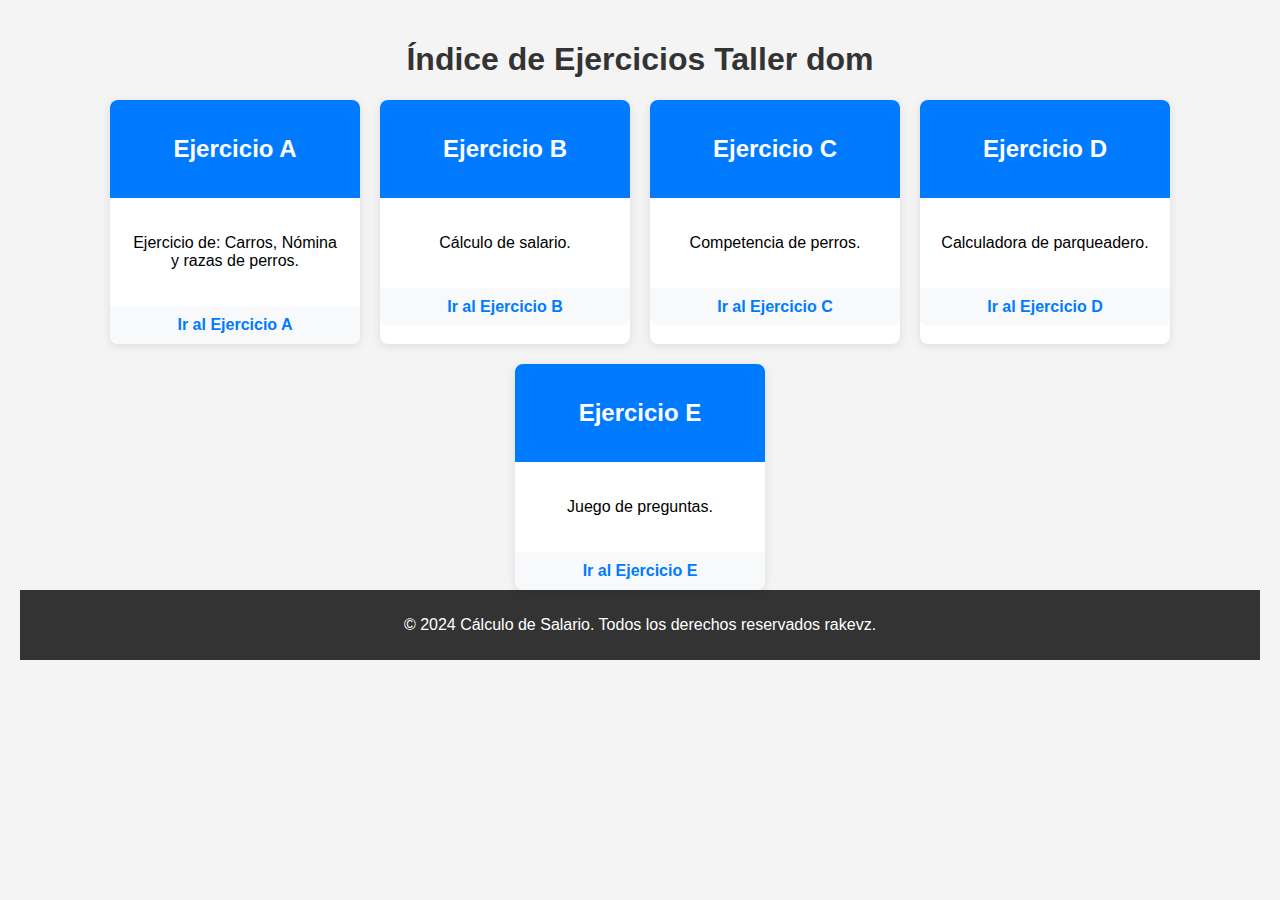
<file: index.html>
<!DOCTYPE html>
<html lang="es">
<head>
    <meta charset="UTF-8">
    <meta name="viewport" content="width=device-width, initial-scale=1.0">
    <title>Índice de Ejercicios</title>
    <link rel="stylesheet" href="https://cdnjs.cloudflare.com/ajax/libs/font-awesome/5.15.4/css/all.min.css">
    <style>
        body {
            font-family: Arial, sans-serif;
            background-color: #f4f4f4;
            margin: 0;
            padding: 20px;
        }
        h1 {
            text-align: center;
            color: #333;
        }
        .container {
            display: flex;
            flex-wrap: wrap;
            justify-content: center;
            gap: 20px;
        }
        .card {
            background-color: white;
            border-radius: 8px;
            box-shadow: 0 2px 10px rgba(0, 0, 0, 0.1);
            width: 250px;
            text-align: center;
            transition: transform 0.2s;
        }
        .card:hover {
            transform: scale(1.05);
        }
        .card-header {
            background-color: #007bff;
            color: white;
            padding: 15px;
            border-top-left-radius: 8px;
            border-top-right-radius: 8px;
        }
        .card-body {
            padding: 20px;
        }
        .card-footer {
            padding: 10px;
            background-color: #f8f9fa;
            border-bottom-left-radius: 8px;
            border-bottom-right-radius: 8px;
        }
        .btn {
            text-decoration: none;
            color: #007bff;
            font-weight: bold;
        }
        .btn:hover {
            text-decoration: underline;
        }
        footer {
    text-align: center;
    padding: 10px 0;
    background: #333;
    color: #fff;
    margin-top: auto; 
}
    </style>
</head>
<body>

    <h1>Índice de Ejercicios Taller dom</h1>
    <div class="container">
        <div class="card">
            <div class="card-header">
                <h2>Ejercicio A</h2>
            </div>
            <div class="card-body">
                <p>Ejercicio de: Carros, Nómina y razas de perros.</p>
            </div>
            <div class="card-footer">
                <a href="A/index.html" class="btn">Ir al Ejercicio A</a>
            </div>
        </div>

        <div class="card">
            <div class="card-header">
                <h2>Ejercicio B</h2>
            </div>
            <div class="card-body">
                <p>Cálculo de salario.</p>
            </div>
            <div class="card-footer">
                <a href="B/index.html" class="btn">Ir al Ejercicio B</a>
            </div>
        </div>

        <div class="card">
            <div class="card-header">
                <h2>Ejercicio C</h2>
            </div>
            <div class="card-body">
                <p>Competencia de perros.</p>
            </div>
            <div class="card-footer">
                <a href="C/index.html" class="btn">Ir al Ejercicio C</a>
            </div>
        </div>

        <div class="card">
            <div class="card-header">
                <h2>Ejercicio D</h2>
            </div>
            <div class="card-body">
                <p>Calculadora de parqueadero.</p>
            </div>
            <div class="card-footer">
                <a href="D/index.html" class="btn">Ir al Ejercicio D</a>
            </div>
        </div>

        <div class="card">
            <div class="card-header">
                <h2>Ejercicio E</h2>
            </div>
            <div class="card-body">
                <p>Juego de preguntas.</p>
            </div>
            <div class="card-footer">
                <a href="E/index.html" class="btn">Ir al Ejercicio E</a>
            </div>
        </div>
    </div>
    <footer>
        <p>&copy; 2024 Cálculo de Salario. Todos los derechos reservados rakevz.</p>
    </footer>
</body>
</html>
</file>
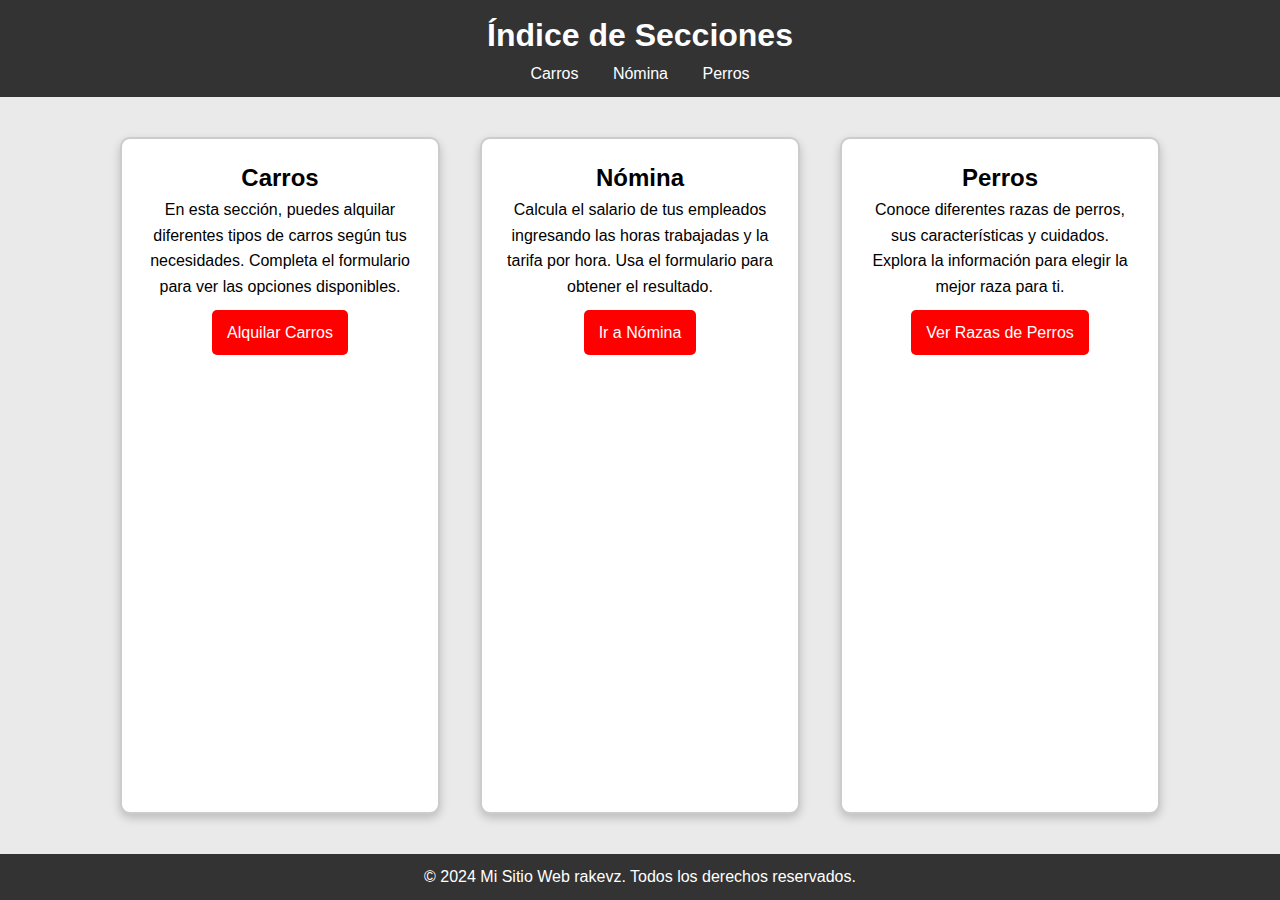
<file: A/index.html>
<!DOCTYPE html>
<html lang="es">
<head>
    <meta charset="UTF-8">
    <meta name="viewport" content="width=device-width, initial-scale=1.0">
    <link rel="stylesheet" href="estilos/stylesindex.css">
    <title>Índice</title>
</head>
<body>
    <header>
        <h1>Índice de Secciones</h1>
        <nav>
            <ul>
                <li><a href="carros.html">Carros</a></li>
                <li><a href="nomina.html">Nómina</a></li>
                <li><a href="perros.html">Perros</a></li>
            </ul>
        </nav>
    </header>
    
    <main>
        <div class="card">
            <h2>Carros</h2>
            <p>En esta sección, puedes alquilar diferentes tipos de carros según tus necesidades. Completa el formulario para ver las opciones disponibles.</p>
            <a href="carros.html" class="button">Alquilar Carros</a>
        </div>

        <div class="card">
            <h2>Nómina</h2>
            <p>Calcula el salario de tus empleados ingresando las horas trabajadas y la tarifa por hora. Usa el formulario para obtener el resultado.</p>
            <a href="nomina.html" class="button">Ir a Nómina</a>
        </div>

        <div class="card">
            <h2>Perros</h2>
            <p>Conoce diferentes razas de perros, sus características y cuidados. Explora la información para elegir la mejor raza para ti.</p>
            <a href="perros.html" class="button">Ver Razas de Perros</a>
        </div>
    </main>

    <footer>
        <p>&copy; 2024 Mi Sitio Web rakevz. Todos los derechos reservados.</p>
    </footer>
</body>
</html>
</file>
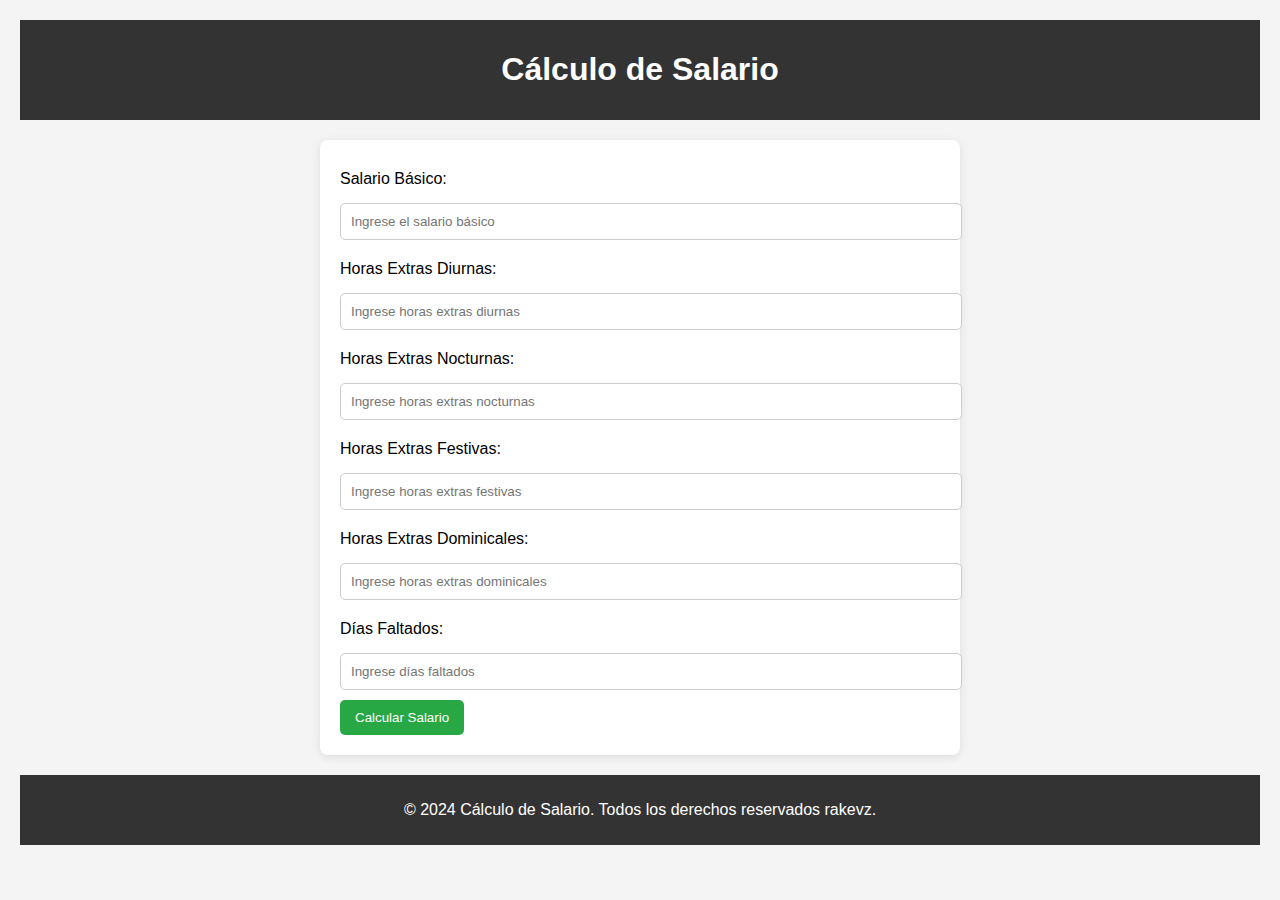
<file: B/index.html>
<!DOCTYPE html>
<html lang="es">
<head>
    <meta charset="UTF-8">
    <meta name="viewport" content="width=device-width, initial-scale=1.0">
    <link rel="stylesheet" href="styles.css">
    <title>Cálculo de Salario</title>
</head>
<body>
    <header>
        <h1>Cálculo de Salario</h1>
    </header>
    
    <main>
        <section id="salary-calculator">
            <form id="salary-form">
                <label for="salario-basico">Salario Básico:</label>
                <input type="number" id="salario-basico" required placeholder="Ingrese el salario básico" step="0.01">

                <label for="horas-extras-diurnas">Horas Extras Diurnas:</label>
                <input type="number" id="horas-extras-diurnas" required placeholder="Ingrese horas extras diurnas" step="0">

                <label for="horas-extras-nocturnas">Horas Extras Nocturnas:</label>
                <input type="number" id="horas-extras-nocturnas" required placeholder="Ingrese horas extras nocturnas" step="0">

                <label for="horas-extras-festivas">Horas Extras Festivas:</label>
                <input type="number" id="horas-extras-festivas" required placeholder="Ingrese horas extras festivas" step="0">

                <label for="horas-extras-dominicales">Horas Extras Dominicales:</label>
                <input type="number" id="horas-extras-dominicales" required placeholder="Ingrese horas extras dominicales" step="0">

                <label for="dias-faltados">Días Faltados:</label>
                <input type="number" id="dias-faltados" required placeholder="Ingrese días faltados" step="0">

                <button type="submit">Calcular Salario</button>
            </form>

            <div id="result" style="display: none;">
                <h2>Resultados</h2>
                <p>Salario Básico: $<span id="salario-basico-result"><span></p>
                <p>Total Ingresos por Horas Extras: $<span id="total-ingresos-horas-extras-result"><span></p>
                <p>Descuento Salud: $<span id="descuento-salud-result"><span></p>
                <p>Descuento Pensión: $<span id="descuento-pension-result"><span></p>
                <p>Total a Pagar: $<span id="total-a-pagar-result"><span></p>
            </div>
        </section>
    </main>

    <footer>
        <p>&copy; 2024 Cálculo de Salario. Todos los derechos reservados rakevz.</p>
    </footer>

    <script src="script.js"></script>
</body>
</html>
</file>
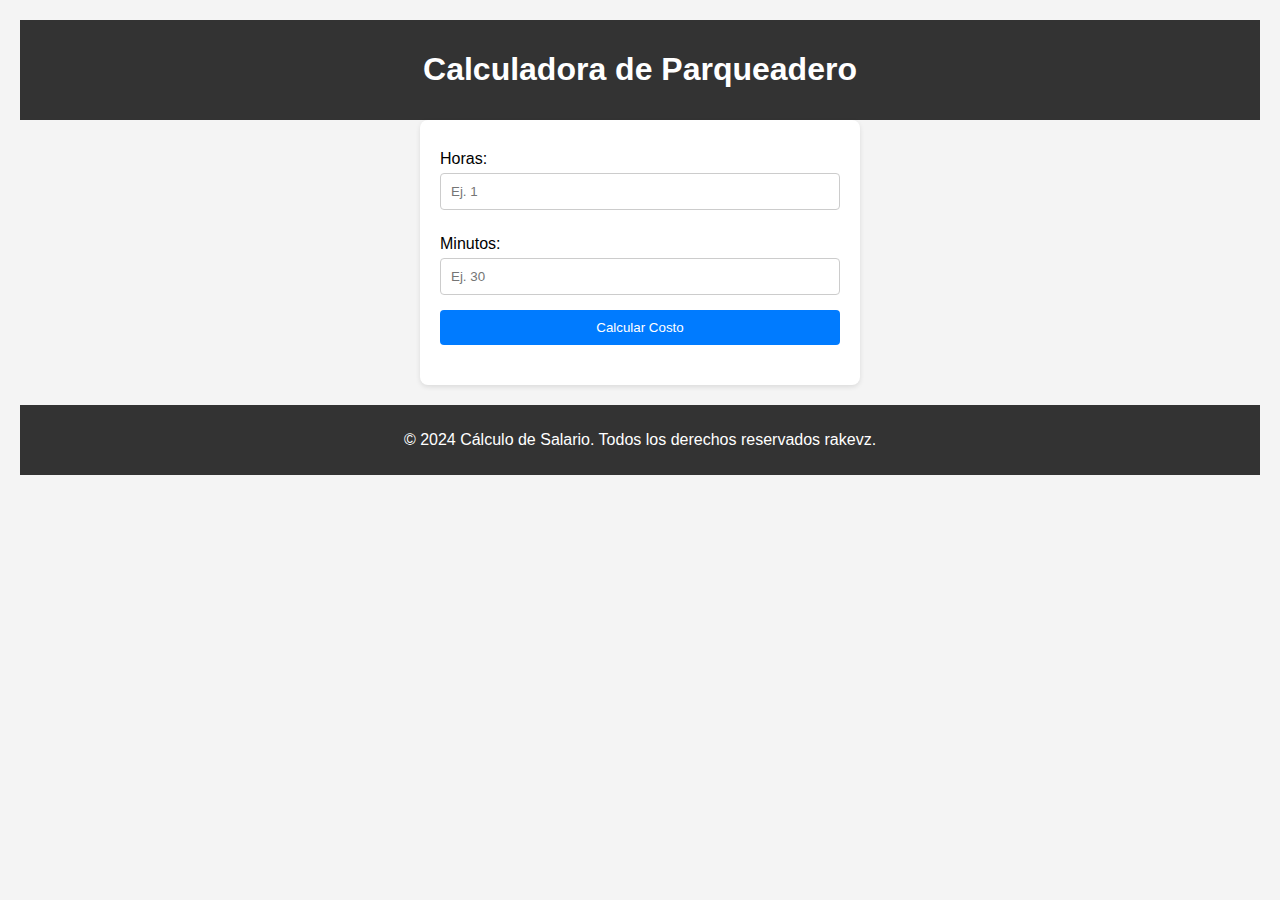
<file: D/index.html>
<!DOCTYPE html>
<html lang="es">
<head>
    <meta charset="UTF-8">
    <meta name="viewport" content="width=device-width, initial-scale=1.0">
    <title>Calculadora de Parqueadero</title>
    <link rel="stylesheet" href="styles.css">
</head>
<body>
    <header>
        <h1>Calculadora de Parqueadero</h1>
    </header>
    <main>
        <div class="contenedor-formulario">
            <form id="formularioParqueadero">
                <label for="horas">Horas:</label>
                <input type="number" id="horas" placeholder="Ej. 1" min="0">

                <label for="minutos">Minutos:</label>
                <input type="number" id="minutos" placeholder="Ej. 30" min="0" max="59">

                <button type="button" onclick="calcularCosto()">Calcular Costo</button>
            </form>
            <div id="resultado"></div>
        </div>
    </main>
    <footer>
        <p>&copy; 2024 Cálculo de Salario. Todos los derechos reservados rakevz.</p>
    </footer>
    <script src="script.js"></script>
</body>
</html>
</file>
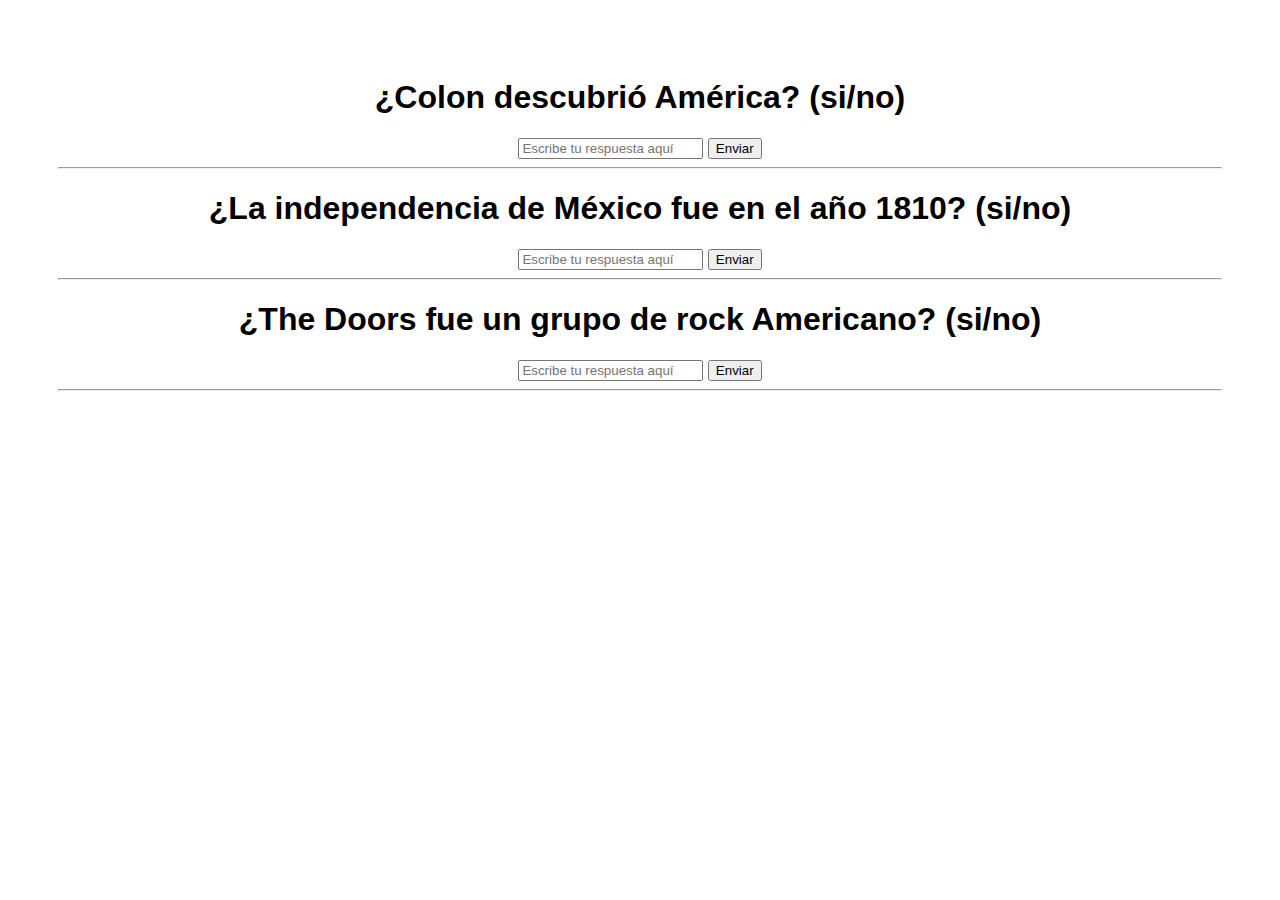
<file: E/index.html>
<!DOCTYPE html>
<html lang="es">
<head>
    <meta charset="UTF-8">
    <meta name="viewport" content="width=device-width, initial-scale=1.0">
    <title>Juego de Preguntas</title>
    <style>
        body {
            font-family: Arial, sans-serif;
            text-align: center;
            padding: 50px;
        }
        .ganador {
            background-color: yellow;
            color: rgb(0, 255, 0);
            padding: 20px;
            border-radius: 5px;
        }
        .perdedor {
            background-color: red;
            color: black;
            padding: 20px;
            border-radius: 5px;
        }
    </style>
</head>
<body>

    <h1>¿Colon descubrió América? (si/no)</h1>
    <input type="text" id="respuesta" placeholder="Escribe tu respuesta aquí">
    <button onclick="verificarRespuesta()">Enviar</button>

    <div id="resultado"></div>

    <hr>

    <h1>¿La independencia de México fue en el año 1810? (si/no)</h1>
    <input type="text" id="respuesta2" placeholder="Escribe tu respuesta aquí">
    <button onclick="verificarRespuesta2()">Enviar</button>

    <div id="resultado2"></div>

    <hr>

    <h1>¿The Doors fue un grupo de rock Americano? (si/no)</h1>
    <input type="text" id="respuesta3" placeholder="Escribe tu respuesta aquí">
    <button onclick="verificarRespuesta3()">Enviar</button>

    <div id="resultado3"></div>

    <hr>

    <script>
        function verificarRespuesta() {
            const respuestaUsuario = document.getElementById('respuesta').value.trim().toLowerCase();
            const respuestaCorrecta = 'si'; 

            // Limpiar resultado anterior
            const resultadoDiv = document.getElementById('resultado');
            resultadoDiv.className = ''; // Limpiar clases anteriores
            resultadoDiv.innerHTML = ''; // Limpiar contenido anterior

            if (respuestaUsuario === respuestaCorrecta) {
                resultadoDiv.classList.add("ganador");
                resultadoDiv.innerHTML = "¡Eres el ganador!";
            } else {
                resultadoDiv.classList.add("perdedor");
                resultadoDiv.innerHTML = "Lo siento, has perdido.";
            }
        }


        function verificarRespuesta2() {
            const respuestaUsuario = document.getElementById('respuesta2').value.trim().toLowerCase();
            const respuestaCorrecta = 'si'; 

            // Limpiar resultado anterior
            const resultadoDiv = document.getElementById('resultado2');
            resultadoDiv.className = ''; 
            resultadoDiv.innerHTML = '';

            if (respuestaUsuario === respuestaCorrecta) {
                resultadoDiv.classList.add("ganador");
                resultadoDiv.innerHTML = "¡Eres el ganador!";
            } else {
                resultadoDiv.classList.add("perdedor");
                resultadoDiv.innerHTML = "Lo siento, has perdido.";
            }
        }


        function verificarRespuesta3() {
            const respuestaUsuario = document.getElementById('respuesta3').value.trim().toLowerCase();
            const respuestaCorrecta = 'si'; 

            // Limpiar resultado anterior
            const resultadoDiv = document.getElementById('resultado3');
            resultadoDiv.className = ''; 
            resultadoDiv.innerHTML = '';

            if (respuestaUsuario === respuestaCorrecta) {
                resultadoDiv.classList.add("ganador");
                resultadoDiv.innerHTML = "¡Eres el ganador!";
            } else {
                resultadoDiv.classList.add("perdedor");
                resultadoDiv.innerHTML = "Lo siento, has perdido.";
            }
        }

    </script>






</body>
</html>
</file>
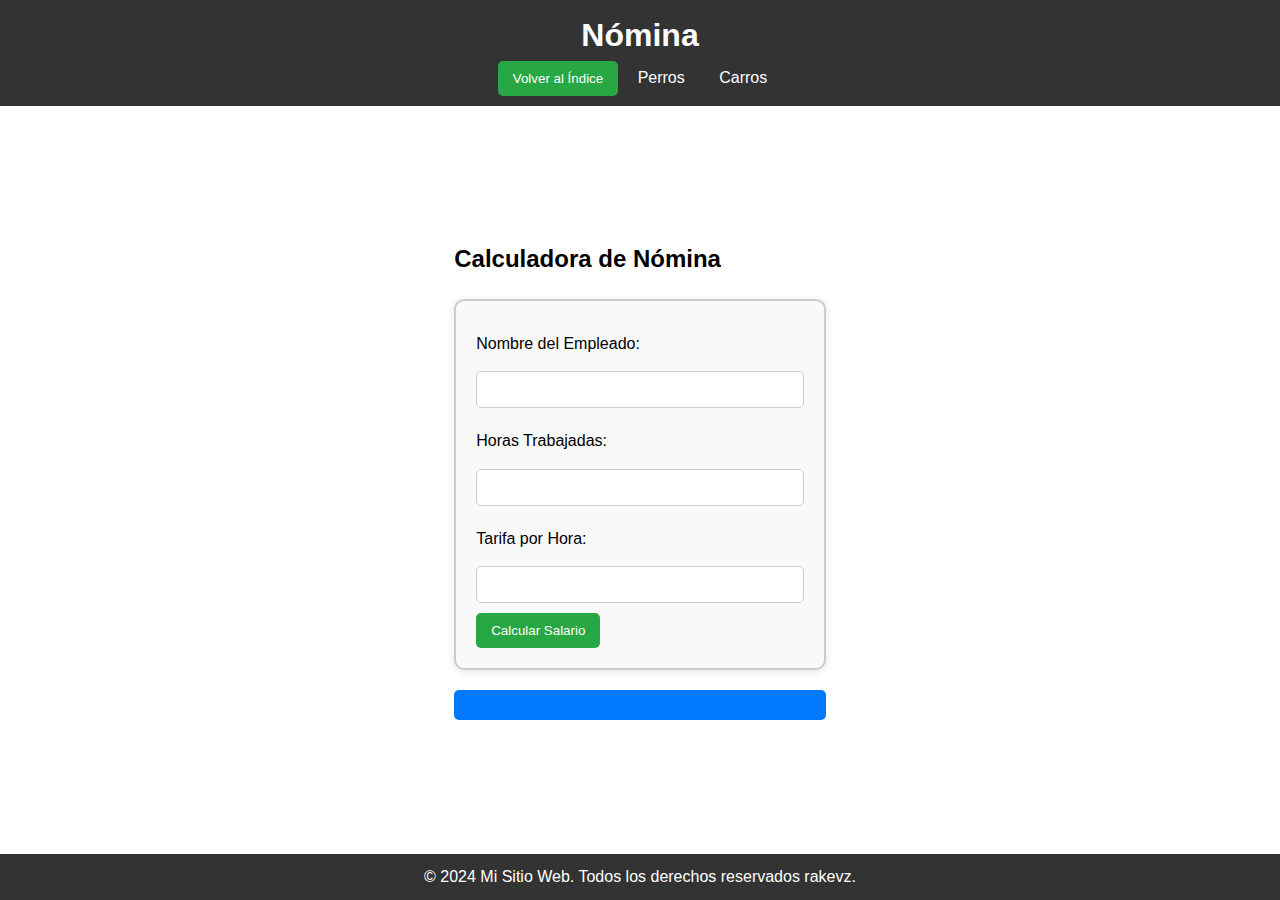
<file: A/nomina.html>
<!DOCTYPE html>
<html lang="es">
<head>
    <meta charset="UTF-8">
    <meta name="viewport" content="width=device-width, initial-scale=1.0">
    <link rel="stylesheet" href="estilos/stylesnomina.css"> 
    <title>Nómina</title>
</head>
<body>
    <header>
        <h1>Nómina</h1>
        <nav>
            <ul>
                <button onclick="window.location.href='index.html'">Volver al Índice</button>
                <li><a href="perros.html">Perros</a></li>
                <li><a href="carros.html">Carros</a></li>
            </ul>
        </nav>
    </header>
    
    <main>
        <section>
            <h2>Calculadora de Nómina</h2>
            <form id="nomina-form">
                <label for="nombre">Nombre del Empleado:</label>
                <input type="text" id="nombre" name="nombre" required>

                <label for="horas">Horas Trabajadas:</label>
                <input type="number" id="horas" name="horas" required>

                <label for="tarifa">Tarifa por Hora:</label>
                <input type="number" id="tarifa" name="tarifa" required>

                <button type="submit">Calcular Salario</button>
            </form>

            <div class="result" id="resultado"></div>
        </section>
    </main>

    <footer>
        <p>&copy; 2024 Mi Sitio Web. Todos los derechos reservados rakevz.</p>
    </footer>

    <script>
        document.getElementById('nomina-form').addEventListener('submit', function(event) {
            event.preventDefault();
            const horas = parseFloat(document.getElementById('horas').value);
            const tarifa = parseFloat(document.getElementById('tarifa').value);
            const salario = horas * tarifa;

            if (!isNaN(salario)) {
                document.getElementById('resultado').innerText = `El salario es: $${salario.toFixed(2)}`;
            } else {
                document.getElementById('resultado').innerText = "Por favor, ingresa valores válidos.";
            }
        }
    )

    </script>
</body>
</html>
</file>
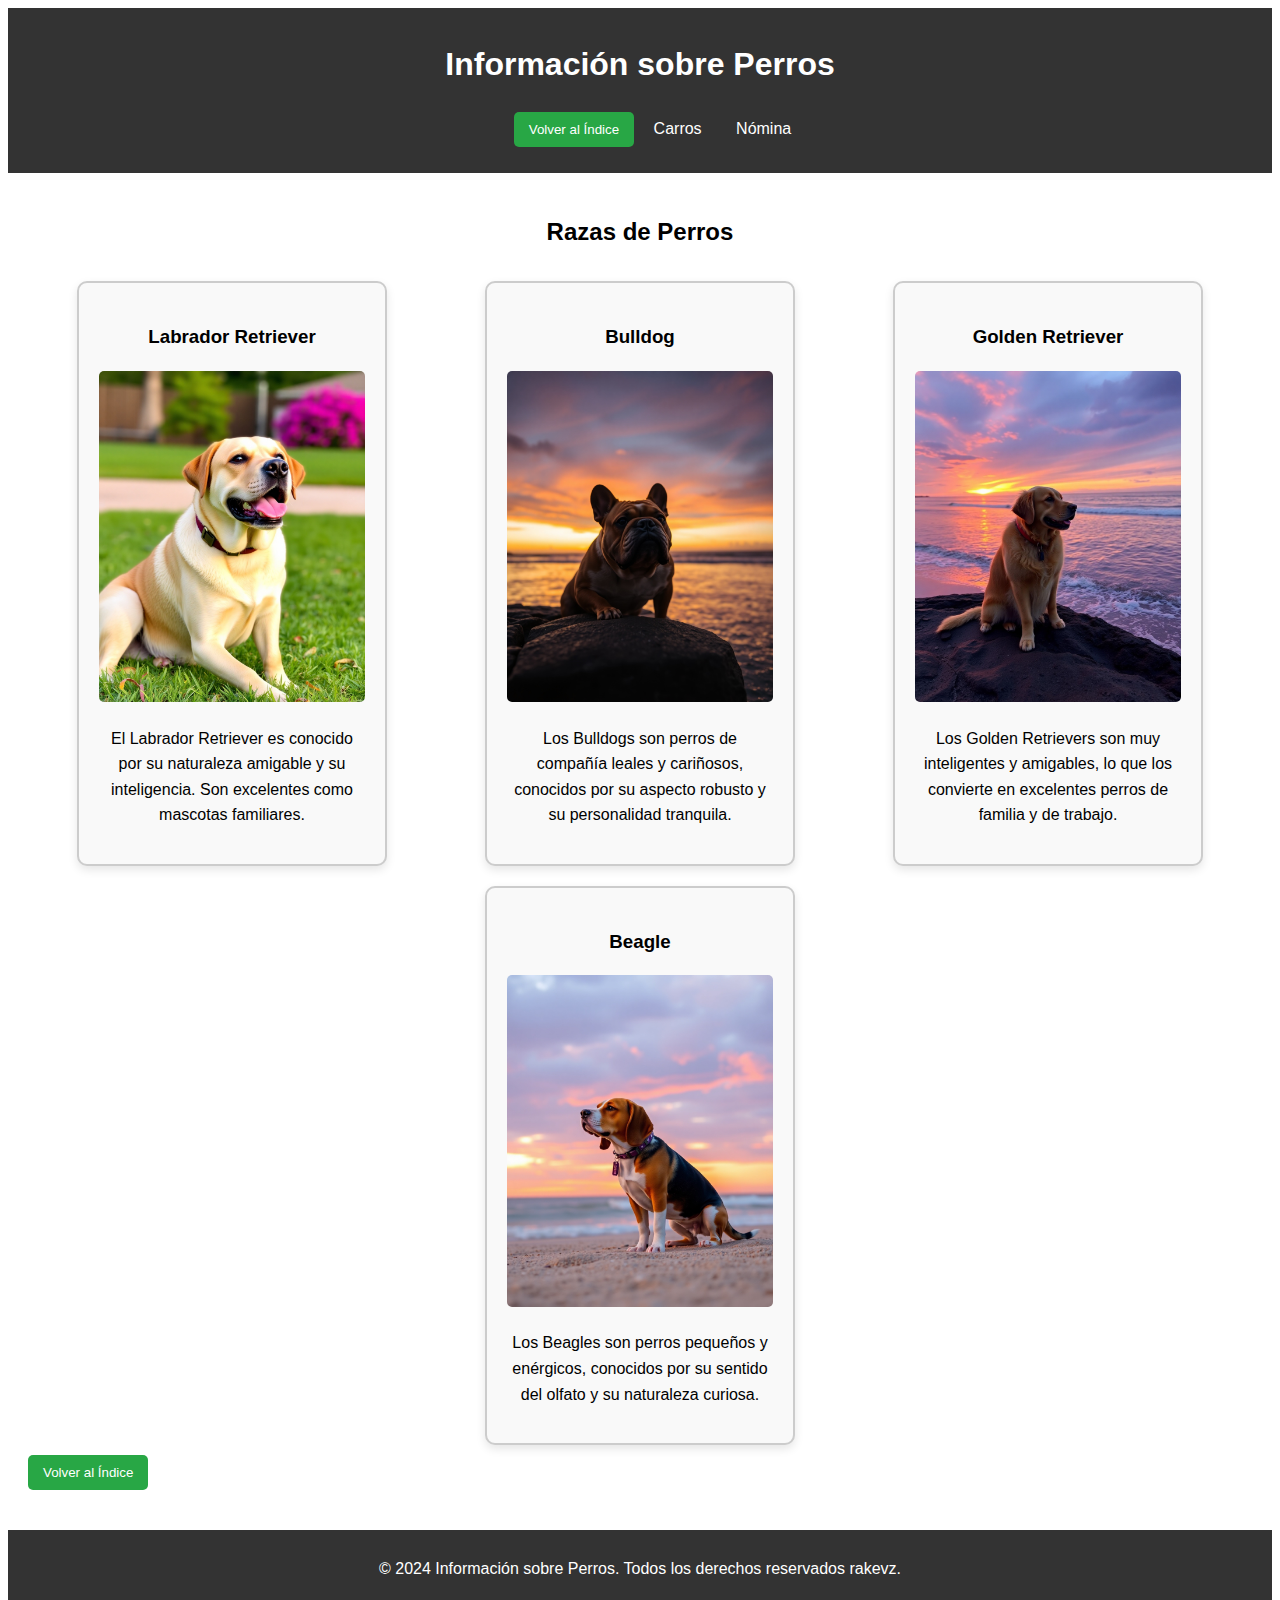
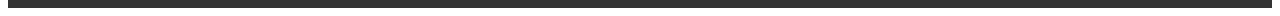
<file: A/perros.html>
<!DOCTYPE html>
<html lang="es">
<head>
    <meta charset="UTF-8">
    <meta name="viewport" content="width=device-width, initial-scale=1.0">
    <link rel="stylesheet" href="estilos/stylesperros.css">
    <title>Perros</title>
</head>
<body>
    <header>
        <h1>Información sobre Perros</h1>
        <nav>
            <ul>
                <button onclick="window.location.href='index.html'">Volver al Índice</button>
                <li><a href="carros.html">Carros</a></li>
                <li><a href="nomina.html">Nómina</a></li>
            </ul>
        </nav>
    </header>
    
    <main>
        <section id="perros">
            <h2>Razas de Perros</h2>
            <div class="dog-breeds-container">
                <div class="dog-breed">
                    <h3>Labrador Retriever</h3>
                    <img src="recursos/imagenes-perros/labradoretriever.png" alt="Labrador Retriever">
                    <p>El Labrador Retriever es conocido por su naturaleza amigable y su inteligencia. Son excelentes como mascotas familiares.</p>
                </div>
                <div class="dog-breed">
                    <h3>Bulldog</h3>
                    <img src="recursos/imagenes-perros/bulldog.png" alt="Bulldog">
                    <p>Los Bulldogs son perros de compañía leales y cariñosos, conocidos por su aspecto robusto y su personalidad tranquila.</p>
                </div>
                <div class="dog-breed">
                    <h3>Golden Retriever</h3>
                    <img src="recursos/imagenes-perros/goldenretriever.png" alt="Golden Retriever">
                    <p>Los Golden Retrievers son muy inteligentes y amigables, lo que los convierte en excelentes perros de familia y de trabajo.</p>
                </div>
                <div class="dog-breed">
                    <h3>Beagle</h3>
                    <img src="recursos/imagenes-perros/beagle.png" alt="Beagle">
                    <p>Los Beagles son perros pequeños y enérgicos, conocidos por su sentido del olfato y su naturaleza curiosa.</p>
                </div>
            </div>

            <button onclick="window.location.href='index.html'">Volver al Índice</button>
        </section>
    </main>

    <footer>
        <p>&copy; 2024 Información sobre Perros. Todos los derechos reservados rakevz.</p>
    </footer>
</body>
</html>
</file>
<file: A/estilos/stylesindex.css>
/* INDEX */

* {
    box-sizing: border-box;
    margin: 0;
    padding: 0;
}

body {
    font-family: Arial, sans-serif;
    line-height: 1.6;
    background: #eaeaea;
    display: flex;
    flex-direction: column; 
    min-height: 100vh; 
}

header {
    background: #333;
    color: #fff;
    padding: 10px 0;
    text-align: center;
}

nav ul {
    list-style: none;
}

nav ul li {
    display: inline;
    margin: 0 15px;
}

nav ul li a {
    color: #fff;
    text-decoration: none;
}

main {
    padding: 20px;
    display: flex;
    flex-wrap: wrap; 
    justify-content: center; 
    flex: 1; 
}

.card {
    background: #fff;
    border: 2px solid #ccc; 
    border-radius: 10px; 
    box-shadow: 0 4px 10px rgba(0, 0, 0, 0.2);
    margin: 20px;
    padding: 20px; 
    width: 320px;
    text-align: center; 
}


@media (max-width: 768px) {
    .card {
        width: 90%; 
    }

    main {
        flex-direction: column; 
        align-items: center; 
    }
}

.button {
    display: inline-block;
    background: red;
    color: white;
    padding: 10px 15px;
    border: none;
    border-radius: 5px;
    text-decoration: none;
    margin-top: 10px;
}

.button:hover {
    background: darkred; 
}

footer {
    text-align: center;
    padding: 10px 0;
    background: #333;
    color: #fff;
    margin-top: auto;
}
</file>
<file: B/styles.css>
body {
    font-family: Arial, sans-serif;
    background-color: #f4f4f4;
    margin: 0;
    padding: 20px;
}

header {
    background: #333;
    color: #fff;
    padding: 10px 0;
    text-align: center;
}

main {
    margin: 20px auto;
    max-width: 600px;
    background: #fff;
    padding: 20px;
    border-radius: 8px;
    box-shadow: 0 2px 10px rgba(0, 0, 0, 0.1);
}

label {
    display: block;
    margin: 10px 0 5px;
}

input[type="number"], select {
    width: 100%;
    padding: 10px;
    margin: 10px 0;
    border: 1px solid #ccc;
    border-radius: 5px;
}

button {
    background: #28a745;
    color: white;
    padding: 10px 15px;
    border: none;
    border-radius: 5px;
    cursor: pointer;
}

button:hover {
    background: #218838;
}

.result {
    margin-top: 20px;
    background-color: #007bff;
    color: white;
    padding: 15px;
    border-radius: 5px;
}

.total-pay {
    color: red; 
}


footer {
    text-align: center;
    padding: 10px 0;
    background: #333;
    color: #fff;
    margin-top: auto; 
}
</file>
<file: D/styles.css>
body {
    font-family: Arial, sans-serif;
    background-color: #f4f4f4;
    margin: 0;
    padding: 20px;
}

header {
    background: #333;
    color: #fff;
    padding: 10px 0;
    text-align: center;
}

main {
    display: flex;
    justify-content: center;
    align-items: center;
    flex-direction: column;
}

.contenedor-formulario {
    background-color: #ffffff;
    border-radius: 8px;
    padding: 20px;
    box-shadow: 0 2px 5px rgba(0, 0, 0, 0.1);
    width: 100%;
    max-width: 400px;
}

form {
    display: flex;
    flex-direction: column;
}

label {
    margin: 10px 0 5px;
}

input {
    padding: 10px;
    border: 1px solid #ccc;
    border-radius: 4px;
    margin-bottom: 15px;
}

button {
    padding: 10px;
    background-color: #007bff;
    color: white;
    border: none;
    border-radius: 4px;
    cursor: pointer;
}

button:hover {
    background-color: #0056b3;
}

#resultado {
    margin-top: 20px;
    font-size: 18px;
    font-weight: bold;
    color: #333;
}

footer {
    text-align: center;
    padding: 10px 0;
    background: #333;
    color: #fff;
    margin-top: 20px;
}
</file>
<file: A/estilos/stylesnomina.css>
/* NOMINA */
* {
    box-sizing: border-box;
    margin: 0;
    padding: 0;
}

body {
    font-family: Arial, sans-serif;
    line-height: 1.6;
    display: flex; 
    flex-direction: column;
    min-height: 100vh; 
}

header {
    background: #333;
    color: #fff;
    padding: 10px 0;
    text-align: center;
}

nav ul {
    list-style: none;
}

nav ul li {
    display: inline;
    margin: 0 15px;
}

nav ul li a {
    color: #fff;
    text-decoration: none;
}

main {
    padding: 20px;
    flex: 1; 
    display: flex; 
    justify-content: center;
    align-items: center; 
}

section {
    margin: 20px 0;
}

form {
    margin: 20px 0;
    padding: 20px; 
    border: 2px solid #ccc; 
    border-radius: 10px;
    background: #f9f9f9; 
    width: 100%; 
    max-width: 400px; 
    box-shadow: 0 2px 10px rgba(0, 0, 0, 0.1); 
}

label {
    display: block;
    margin: 10px 0 5px;
}

input[type="number"], input[type="text"] {
    width: 100%;
    padding: 10px;
    margin: 10px 0;
    border: 1px solid #ccc;
    border-radius: 5px;
}

button {
    background: #28a745;
    color: white;
    padding: 10px 15px;
    border: none;
    border-radius: 5px;
    cursor: pointer;
}

button:hover {
    background: #218838;
}

.result {
    padding: 15px;
    margin-top: 20px;
    border-radius: 5px;
    color: #fff;
    font-weight: bold;
    background-color: #007bff; 
}

footer {
    text-align: center;
    padding: 10px 0;
    background: #333;
    color: #fff;
    margin-top: auto; 
}
</file>
<file: A/estilos/stylesperros.css>
/* PERROS */

body {
    font-family: Arial, sans-serif;
    line-height: 1.6;
    display: flex; 
    flex-direction: column; 
    min-height: 100vh; 
}

h2 {
    display: block;
    text-align: center;
}

header {
    background: #333;
    color: #fff;
    padding: 10px 0;
    text-align: center;
}

nav ul {
    list-style: none;
}

nav ul li {
    display: inline;
    margin: 0 15px;
}

nav ul li a {
    color: #fff;
    text-decoration: none;
}

main {
    padding: 20px;
    flex: 1;
}

#perros {
    margin: 20px 0;
}

button {
    background: #28a745;
    color: white;
    padding: 10px 15px;
    border: none;
    border-radius: 5px;
    cursor: pointer;
}

button:hover {
    background: #218838;
}

.dog-breeds-container {
    display: flex;
    flex-wrap: wrap;
    justify-content: space-around;
}

.dog-breed {
    border: 2px solid #ccc;
    border-radius: 10px; 
    padding: 20px; 
    margin: 10px;
    background: #f9f9f9;
    width: calc(25% - 40px); 
    box-shadow: 0 4px 10px rgba(0, 0, 0, 0.1); 
    text-align: center;
}

.dog-breed img {
    max-width: 100%;
    height: auto;
    border-radius: 5px;
}

@media (max-width: 768px) {
    .dog-breed {
        width: calc(50% - 40px); 
    }
}

@media (max-width: 480px) {
    .dog-breed {
        width: calc(100% - 40px); 
    }
}

footer {
    text-align: center;
    padding: 10px 0;
    background: #333;
    color: #fff;
    margin-top: auto;
}
</file>
